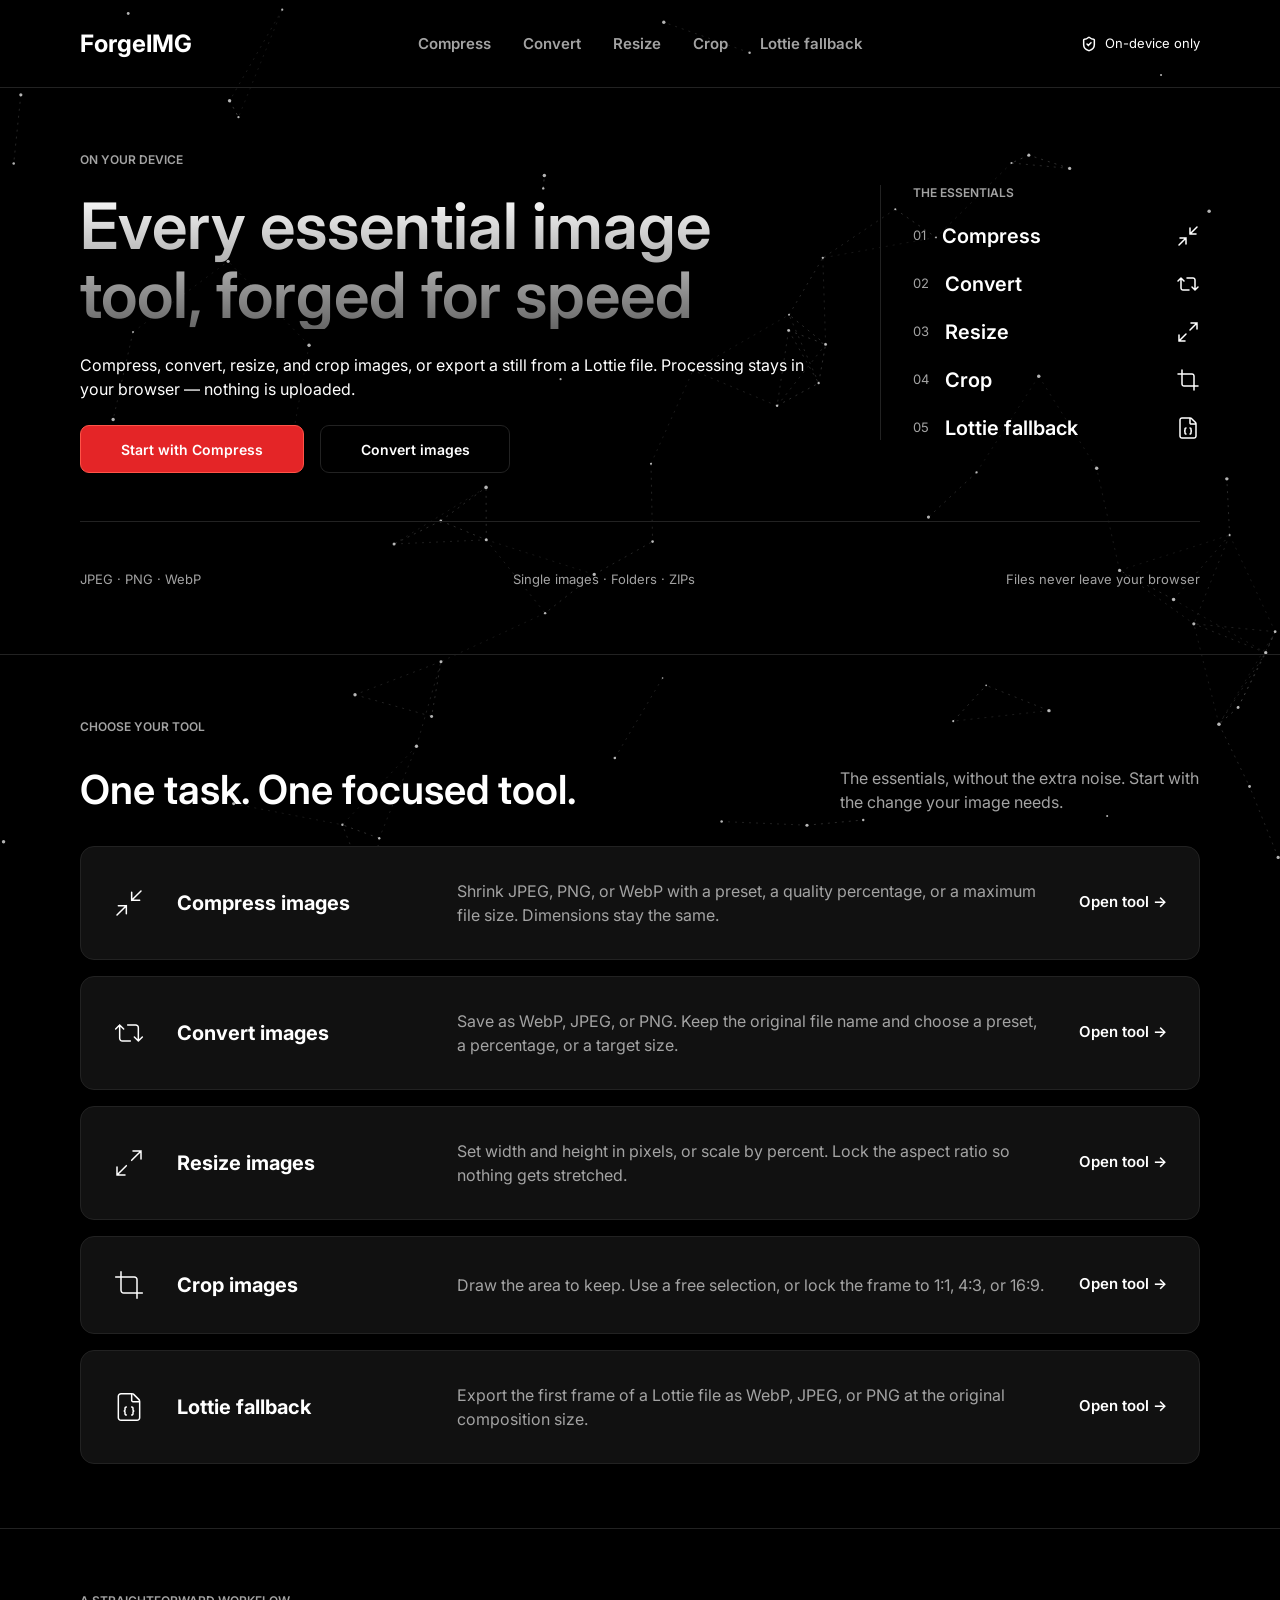
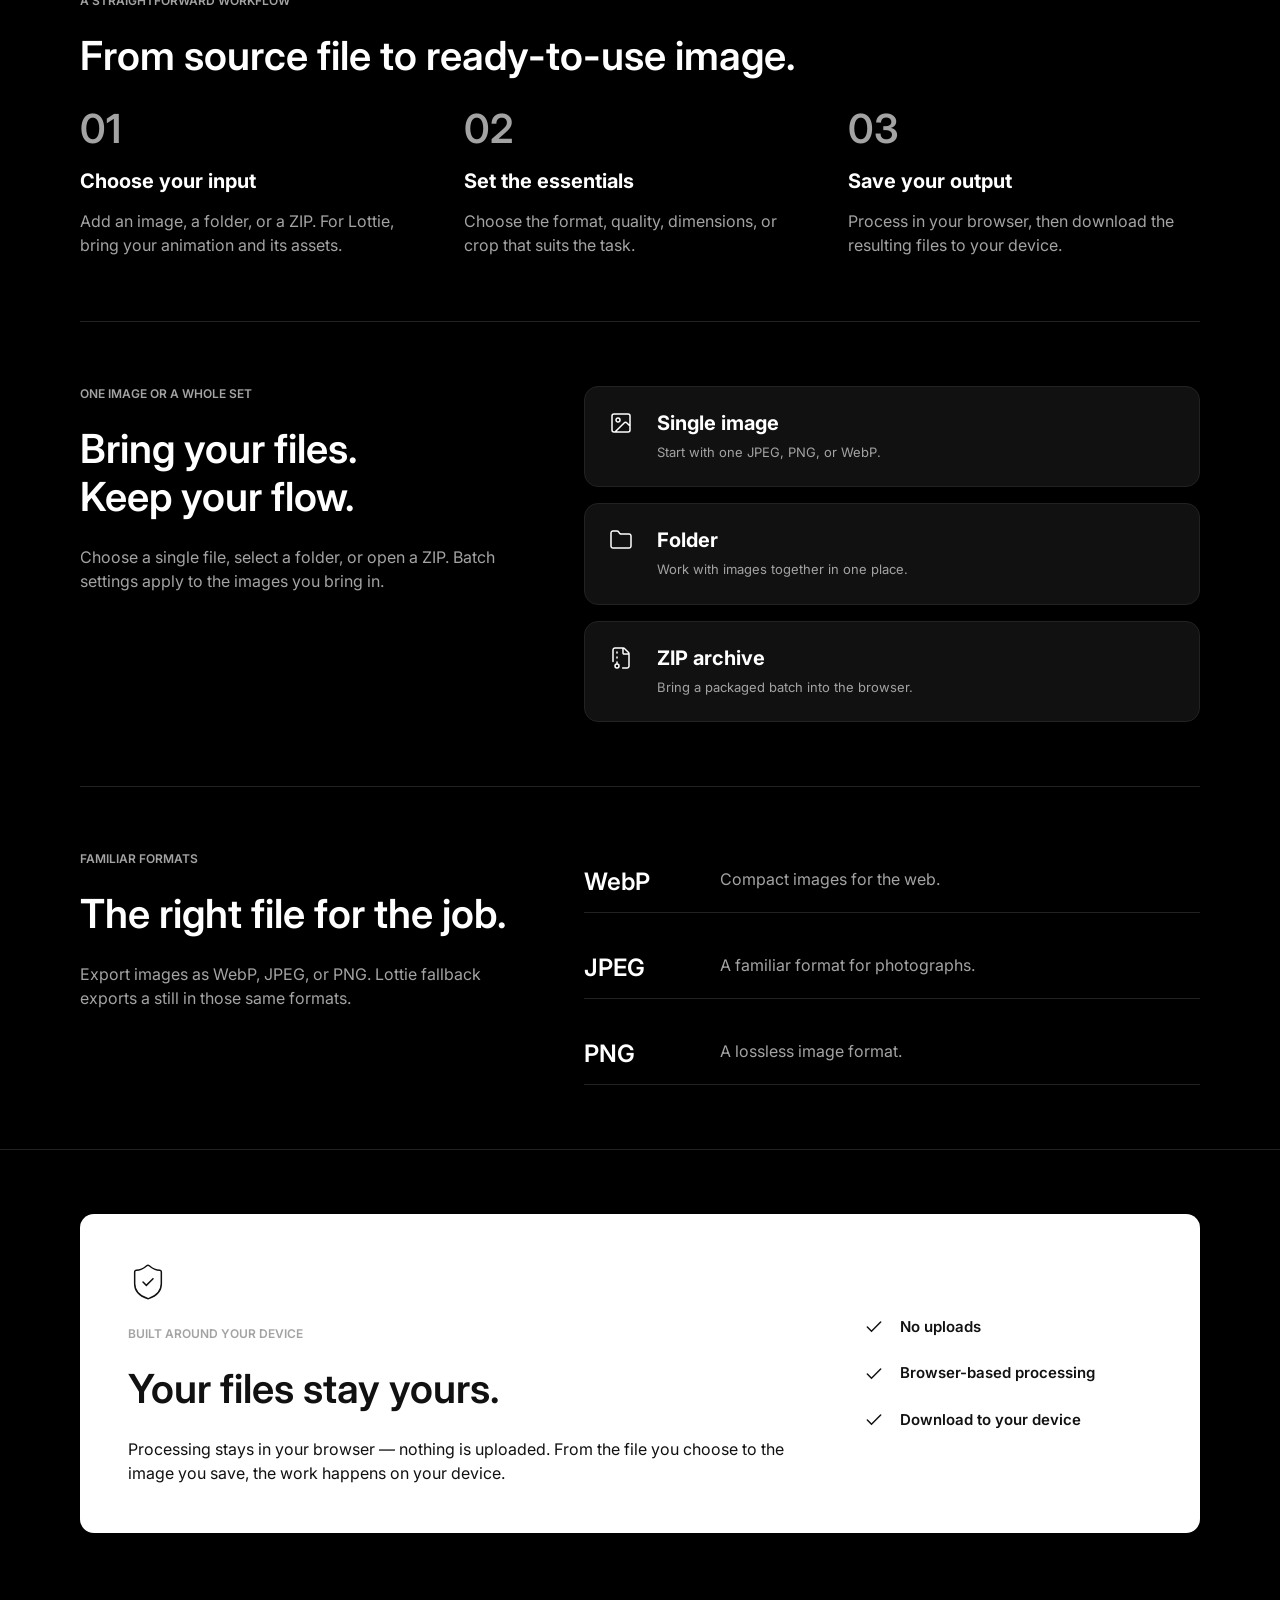
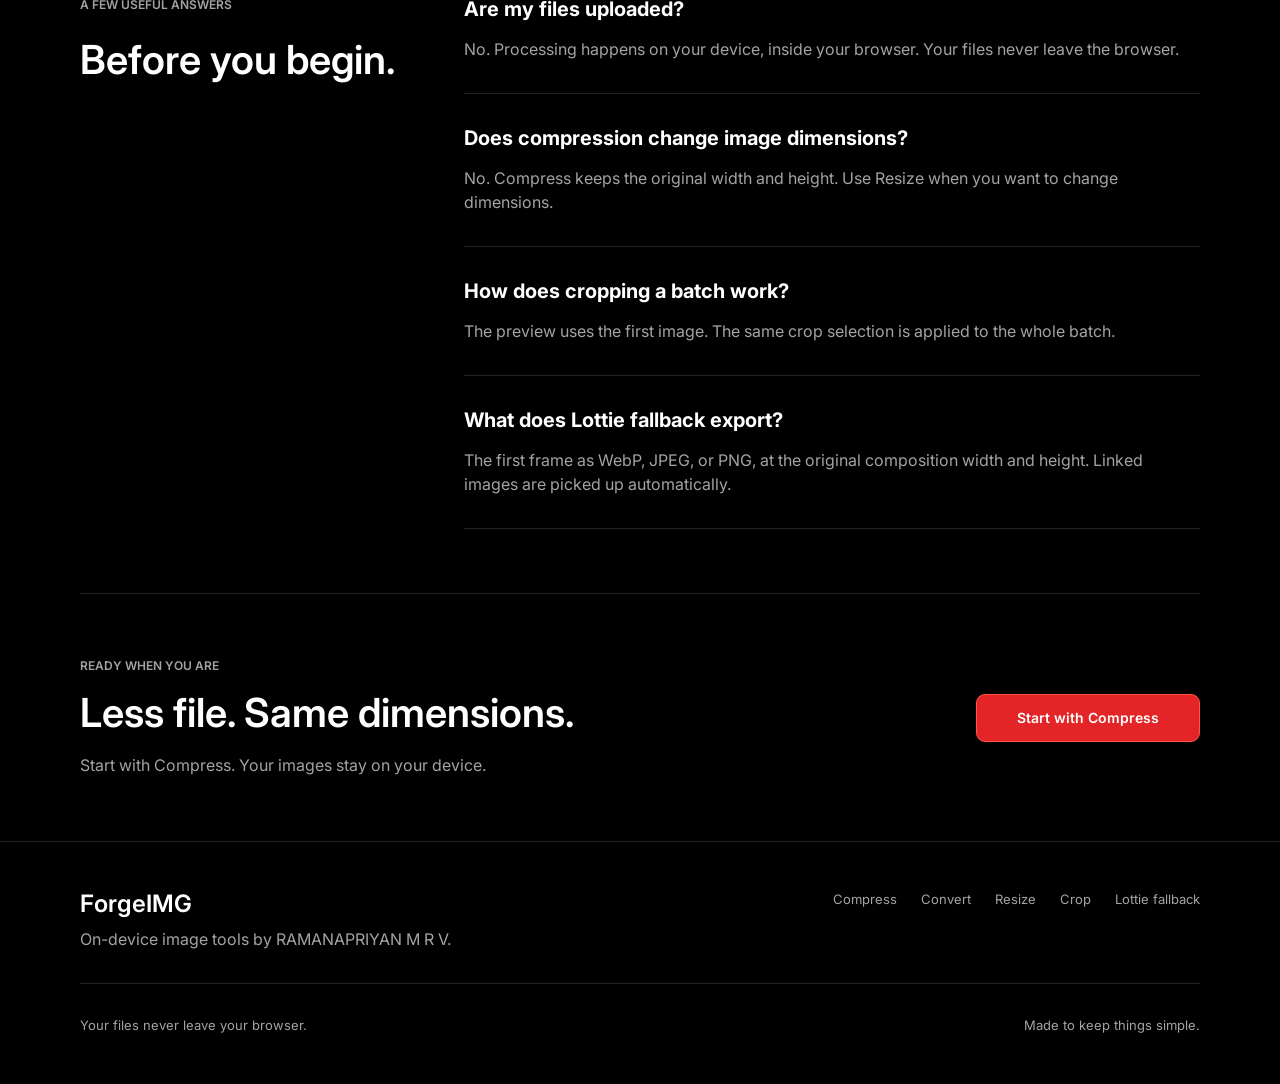
<file: index.html>
<!DOCTYPE html>
<html lang="en">
  <head>
    <meta charset="UTF-8" />
    <meta name="viewport" content="width=device-width, initial-scale=1" />
    <title>ForgeIMG — On-device image tools</title>
    <meta
      name="description"
      content="ForgeIMG: compress, convert formats, resize, crop, and Lottie fallbacks in your browser."
    />
    <link rel="preconnect" href="https://fonts.googleapis.com" />
    <link rel="preconnect" href="https://fonts.gstatic.com" crossorigin />
    <link rel="stylesheet" href="assets/css/tokens.css" />
    <link rel="stylesheet" href="assets/css/components.css" />
    <link rel="stylesheet" href="assets/css/site.css" />
  </head>
  <body data-tool="home">
    <div class="site-shell">
      <header class="site-header" id="site-header"></header>
      <main class="site-main">
        <section class="hero">
          <div class="hero-content">
            <div class="hero-intro">
              <p class="eyebrow">On your device</p>
              <h1 class="hero-title">Every essential image tool, forged for speed</h1>
              <p class="hero-lede">
                Compress, convert, resize, and crop images, or export a still from
                a Lottie file. Processing stays in your browser — nothing is uploaded.
              </p>
              <div class="hero-actions">
                <a class="btn btn-primary btn-wide" href="compress/">Start with Compress</a>
                <a class="btn btn-dark btn-md" href="convert/">Convert images</a>
              </div>
            </div>
            <nav class="tool-index" aria-label="The essentials">
              <p class="eyebrow">The essentials</p>
              <a class="index-entry" href="compress/">
                <span class="index-entry-num">01</span>
                <span class="index-entry-name">Compress</span>
                <img class="icon" src="assets/icons/minimize-2-24.svg" width="24" height="24" alt="" />
              </a>
              <a class="index-entry" href="convert/">
                <span class="index-entry-num">02</span>
                <span class="index-entry-name">Convert</span>
                <img class="icon" src="assets/icons/repeat-2-24.svg" width="24" height="24" alt="" />
              </a>
              <a class="index-entry" href="resize/">
                <span class="index-entry-num">03</span>
                <span class="index-entry-name">Resize</span>
                <img class="icon" src="assets/icons/maximize-2-24.svg" width="24" height="24" alt="" />
              </a>
              <a class="index-entry" href="crop/">
                <span class="index-entry-num">04</span>
                <span class="index-entry-name">Crop</span>
                <img class="icon" src="assets/icons/crop-24.svg" width="24" height="24" alt="" />
              </a>
              <a class="index-entry" href="lottie/">
                <span class="index-entry-num">05</span>
                <span class="index-entry-name">Lottie fallback</span>
                <img class="icon" src="assets/icons/file-json-24.svg" width="24" height="24" alt="" />
              </a>
            </nav>
          </div>
          <hr class="hairline" />
          <div class="hero-facts">
            <p>JPEG · PNG · WebP</p>
            <p>Single images · Folders · ZIPs</p>
            <p>Files never leave your browser</p>
          </div>
        </section>

        <section class="band" aria-labelledby="directory-title">
          <p class="eyebrow">Choose your tool</p>
          <div class="split-heading">
            <h2 class="display-40" id="directory-title">One task. One focused tool.</h2>
            <p class="body-muted">
              The essentials, without the extra noise. Start with the change your
              image needs.
            </p>
          </div>
          <div class="stack-16">
            <a class="tool-row" href="compress/">
              <img class="icon" src="assets/icons/minimize-2-32.svg" width="32" height="32" alt="" />
              <h3 class="title-20 tool-row-title">Compress images</h3>
              <p class="body-muted tool-row-desc">
                Shrink JPEG, PNG, or WebP with a preset, a quality percentage, or a
                maximum file size. Dimensions stay the same.
              </p>
              <span class="tool-row-cta">Open tool →</span>
            </a>
            <a class="tool-row" href="convert/">
              <img class="icon" src="assets/icons/repeat-2-32.svg" width="32" height="32" alt="" />
              <h3 class="title-20 tool-row-title">Convert images</h3>
              <p class="body-muted tool-row-desc">
                Save as WebP, JPEG, or PNG. Keep the original file name and choose
                a preset, a percentage, or a target size.
              </p>
              <span class="tool-row-cta">Open tool →</span>
            </a>
            <a class="tool-row" href="resize/">
              <img class="icon" src="assets/icons/maximize-2-32.svg" width="32" height="32" alt="" />
              <h3 class="title-20 tool-row-title">Resize images</h3>
              <p class="body-muted tool-row-desc">
                Set width and height in pixels, or scale by percent. Lock the
                aspect ratio so nothing gets stretched.
              </p>
              <span class="tool-row-cta">Open tool →</span>
            </a>
            <a class="tool-row" href="crop/">
              <img class="icon" src="assets/icons/crop-32.svg" width="32" height="32" alt="" />
              <h3 class="title-20 tool-row-title">Crop images</h3>
              <p class="body-muted tool-row-desc">
                Draw the area to keep. Use a free selection, or lock the frame to
                1:1, 4:3, or 16:9.
              </p>
              <span class="tool-row-cta">Open tool →</span>
            </a>
            <a class="tool-row" href="lottie/">
              <img class="icon" src="assets/icons/file-json-32.svg" width="32" height="32" alt="" />
              <h3 class="title-20 tool-row-title">Lottie fallback</h3>
              <p class="body-muted tool-row-desc">
                Export the first frame of a Lottie file as WebP, JPEG, or PNG at
                the original composition size.
              </p>
              <span class="tool-row-cta">Open tool →</span>
            </a>
          </div>
        </section>

        <section class="band band-gap-64" aria-labelledby="workflow-title">
          <div class="stack-24">
            <p class="eyebrow">A straightforward workflow</p>
            <h2 class="display-40" id="workflow-title">From source file to ready-to-use image.</h2>
            <div class="workflow-steps">
              <div class="workflow-step">
                <p class="workflow-num">01</p>
                <h3 class="title-20">Choose your input</h3>
                <p class="body-muted">
                  Add an image, a folder, or a ZIP. For Lottie, bring your
                  animation and its assets.
                </p>
              </div>
              <div class="workflow-step">
                <p class="workflow-num">02</p>
                <h3 class="title-20">Set the essentials</h3>
                <p class="body-muted">
                  Choose the format, quality, dimensions, or crop that suits the task.
                </p>
              </div>
              <div class="workflow-step">
                <p class="workflow-num">03</p>
                <h3 class="title-20">Save your output</h3>
                <p class="body-muted">
                  Process in your browser, then download the resulting files to
                  your device.
                </p>
              </div>
            </div>
          </div>

          <hr class="hairline" />

          <div class="split">
            <div class="split-aside">
              <p class="eyebrow">One image or a whole set</p>
              <h2 class="display-40">Bring your files.<br />Keep your flow.</h2>
              <p class="body-muted">
                Choose a single file, select a folder, or open a ZIP. Batch
                settings apply to the images you bring in.
              </p>
            </div>
            <div class="split-main">
              <div class="input-card">
                <img class="icon" src="assets/icons/image-24.svg" width="24" height="24" alt="" />
                <div class="input-card-copy">
                  <h3 class="title-20">Single image</h3>
                  <p>Start with one JPEG, PNG, or WebP.</p>
                </div>
              </div>
              <div class="input-card">
                <img class="icon" src="assets/icons/folder-24.svg" width="24" height="24" alt="" />
                <div class="input-card-copy">
                  <h3 class="title-20">Folder</h3>
                  <p>Work with images together in one place.</p>
                </div>
              </div>
              <div class="input-card">
                <img class="icon" src="assets/icons/file-archive-24.svg" width="24" height="24" alt="" />
                <div class="input-card-copy">
                  <h3 class="title-20">ZIP archive</h3>
                  <p>Bring a packaged batch into the browser.</p>
                </div>
              </div>
            </div>
          </div>

          <hr class="hairline" />

          <div class="split">
            <div class="split-aside">
              <p class="eyebrow">Familiar formats</p>
              <h2 class="display-40">The right file for the job.</h2>
              <p class="body-muted">
                Export images as WebP, JPEG, or PNG. Lottie fallback exports a
                still in those same formats.
              </p>
            </div>
            <div class="split-main is-loose">
              <div class="format-row">
                <p class="format-name">WebP</p>
                <p class="body-muted">Compact images for the web.</p>
              </div>
              <div class="format-row">
                <p class="format-name">JPEG</p>
                <p class="body-muted">A familiar format for photographs.</p>
              </div>
              <div class="format-row">
                <p class="format-name">PNG</p>
                <p class="body-muted">A lossless image format.</p>
              </div>
            </div>
          </div>
        </section>

        <section class="band band-gap-64" aria-label="Privacy and next steps">
          <div class="privacy-promise">
            <div class="privacy-promise-copy">
              <img class="icon" src="assets/icons/shield-check-40-dark.svg" width="40" height="40" alt="" />
              <p class="eyebrow">Built around your device</p>
              <h2 class="display-40">Your files stay yours.</h2>
              <p>
                Processing stays in your browser — nothing is uploaded. From the
                file you choose to the image you save, the work happens on your device.
              </p>
            </div>
            <ul class="privacy-facts">
              <li>
                <img class="icon" src="assets/icons/check-20-dark.svg" width="20" height="20" alt="" />
                No uploads
              </li>
              <li>
                <img class="icon" src="assets/icons/check-20-dark.svg" width="20" height="20" alt="" />
                Browser-based processing
              </li>
              <li>
                <img class="icon" src="assets/icons/check-20-dark.svg" width="20" height="20" alt="" />
                Download to your device
              </li>
            </ul>
          </div>

          <div class="split">
            <div class="split-aside is-narrow">
              <p class="eyebrow">A few useful answers</p>
              <h2 class="display-40">Before you begin.</h2>
            </div>
            <div class="split-main is-faq">
              <div class="faq-item">
                <h3 class="title-20">Are my files uploaded?</h3>
                <p class="body-muted">
                  No. Processing happens on your device, inside your browser. Your
                  files never leave the browser.
                </p>
              </div>
              <div class="faq-item">
                <h3 class="title-20">Does compression change image dimensions?</h3>
                <p class="body-muted">
                  No. Compress keeps the original width and height. Use Resize when
                  you want to change dimensions.
                </p>
              </div>
              <div class="faq-item">
                <h3 class="title-20">How does cropping a batch work?</h3>
                <p class="body-muted">
                  The preview uses the first image. The same crop selection is
                  applied to the whole batch.
                </p>
              </div>
              <div class="faq-item">
                <h3 class="title-20">What does Lottie fallback export?</h3>
                <p class="body-muted">
                  The first frame as WebP, JPEG, or PNG, at the original composition
                  width and height. Linked images are picked up automatically.
                </p>
              </div>
            </div>
          </div>

          <hr class="hairline" />

          <div class="closing">
            <div class="closing-copy">
              <p class="eyebrow">Ready when you are</p>
              <h2 class="display-40">Less file. Same dimensions.</h2>
              <p class="body-muted">Start with Compress. Your images stay on your device.</p>
            </div>
            <a class="btn btn-primary btn-wide" href="compress/">Start with Compress</a>
          </div>
        </section>
      </main>
      <footer class="site-footer" id="site-footer"></footer>
    </div>
    <script src="assets/js/chrome.js"></script>
    <script src="assets/js/network.js"></script>
  </body>
</html>
</file>
<file: assets/css/tokens.css>
@import url("https://fonts.googleapis.com/css2?family=Inter:wght@400;500;600;700&display=swap");

:root {
  /* Primitives — black */
  --black: #000000;
  --black-hover: #1a1a1a;
  --near-black: #111111;
  --hairline: #222222;

  /* Primitives — white and grays */
  --white: #ffffff;
  --white-hover: #e9e9e9;
  --off-white: #f5f5f5;
  --gray-400: #a3a3a3;
  --gray-500: #666666;

  /* Primitives — red (emphasis only: actions, active state, selection) */
  --red: #e42527;
  --red-hover: #c3191b;
  --red-border: #ff5448;
  --red-bright: #fb4446;

  /* Roles — surfaces */
  --bg-deep: var(--black);
  --surface-dark: var(--near-black);
  --surface: var(--white);
  --surface-muted: var(--off-white);
  --line-on-dark: var(--hairline);
  --line-strong: var(--gray-400);

  /* Roles — text */
  --ink: var(--near-black);
  --ink-subtle: var(--gray-500);
  --ink-disabled: var(--gray-400);
  --ink-on-dark: var(--white);
  --ink-dark-muted: var(--gray-400);

  /* Roles — emphasis */
  --accent: var(--red);
  --accent-hover: var(--red-hover);
  --accent-border: var(--red-border);
  --active: var(--red-bright);
  --selection: var(--red-bright);
  --gradient-text: linear-gradient(180deg, var(--white) 0%, var(--gray-500) 100%);
  --ok: #0f8a5f;
  --ok-bg: #e8f7f1;
  --danger: var(--red-hover);
  --danger-bg: #fdecea;

  /* Type */
  --font-ui: "Inter", -apple-system, BlinkMacSystemFont, "Segoe UI", Arial, sans-serif;
  --font-display: var(--font-ui);
  --fs-12: 12px;
  --fs-13: 13px;
  --fs-14: 14px;
  --fs-15: 15px;
  --fs-16: 16px;
  --fs-20: 20px;
  --fs-24: 24px;
  --fs-40: 40px;
  --fs-48: 48px;
  --fs-64: 64px;
  --lh-tight: 1.08;
  --lh-heading: 1.2;
  --lh-body: 1.5;

  /* Space (Figma 8px grid) */
  --space-1: 4px;
  --space-2: 8px;
  --space-3: 16px;
  --space-4: 24px;
  --space-5: 32px;
  --space-6: 48px;
  --space-7: 64px;

  /* Shape and sizing */
  --radius: 14px;
  --radius-sm: 9px;
  --control-h: 48px;
  --panel-pad: 32px;
  --rail-w: 304px;
  --header-h: 88px;
  --max: 1120px;
  --gutter: 160px;
  --shell: min(var(--max), calc(100% - 2 * var(--space-4)));

  /* Motion */
  --ease: cubic-bezier(0.22, 1, 0.36, 1);
  --dur-fast: 0.15s;
  --dur-base: 0.3s;
  --dur-rise: 0.65s;

  /* Network background (read by assets/js/network.js) */
  --net-dot: rgba(255, 255, 255, 0.7);
  --net-line: 255, 255, 255;
  --net-line-alpha: 0.16;
  --net-cursor-alpha: 0.4;
  --net-density: 16000;
  --net-distance: 120;
}
</file>
<file: assets/css/components.css>
/* ==========================================================================
   Base
   ========================================================================== */

*,
*::before,
*::after {
  box-sizing: border-box;
}

/* .btn { display:inline-flex } must not override native hidden */
[hidden] {
  display: none !important;
}

html {
  scroll-behavior: smooth;
}

body {
  margin: 0;
  min-height: 100vh;
  font-family: var(--font-ui);
  font-size: var(--fs-16);
  line-height: var(--lh-body);
  color: var(--ink-on-dark);
  background: var(--bg-deep);
  -webkit-font-smoothing: antialiased;
}

h1,
h2,
h3,
p {
  margin: 0;
}

::selection {
  background: var(--selection);
  color: var(--white);
}

a {
  color: inherit;
  text-decoration: none;
  transition: color var(--dur-fast) ease;
}

:focus-visible {
  outline: 2px solid var(--white);
  outline-offset: 2px;
}

.panel :focus-visible,
.privacy-promise :focus-visible {
  outline-color: var(--ink);
}

.sr-only {
  position: absolute;
  width: 1px;
  height: 1px;
  margin: -1px;
  padding: 0;
  overflow: hidden;
  clip: rect(0 0 0 0);
  white-space: nowrap;
  border: 0;
}

.icon {
  display: block;
  flex-shrink: 0;
}

/* ==========================================================================
   Network background + cursor
   ========================================================================== */

.ai-hero-section {
  position: fixed;
  inset: 0;
  z-index: 0;
  overflow: hidden;
  pointer-events: none;
  opacity: 0;
  transition: opacity 1.2s ease;
}

.ai-hero-section.is-ready {
  opacity: 1;
}

.ai-hero-network {
  display: block;
  width: 100%;
  height: 100%;
}

.cursor-hidden,
.cursor-hidden * {
  cursor: none !important;
}

.cursor-dot,
.cursor-ring {
  position: fixed;
  top: 0;
  left: 0;
  z-index: 100;
  pointer-events: none;
  opacity: 0;
  transition: opacity var(--dur-fast) ease;
}

.cursor-dot.is-visible,
.cursor-ring.is-visible {
  opacity: 1;
}

.cursor-dot::before,
.cursor-ring::before {
  content: "";
  position: absolute;
  border-radius: 50%;
  transform: translate(-50%, -50%);
}

.cursor-dot::before {
  width: 5px;
  height: 5px;
  background: var(--white);
}

.cursor-ring::before {
  width: 28px;
  height: 28px;
  border: 1px solid rgba(255, 255, 255, 0.7);
  transition: width 0.2s ease, height 0.2s ease, border-color 0.2s ease, background 0.2s ease;
}

.cursor-ring.is-hovering::before {
  width: 44px;
  height: 44px;
  border-color: var(--white);
  background: rgba(255, 255, 255, 0.06);
}

.cursor-ring.is-pressed::before {
  width: 20px;
  height: 20px;
}

/* ==========================================================================
   Type helpers
   ========================================================================== */

.eyebrow {
  font-size: var(--fs-12);
  font-weight: 600;
  line-height: normal;
  text-transform: uppercase;
  color: var(--ink-dark-muted);
}

.display-40 {
  font-size: var(--fs-40);
  font-weight: 600;
  line-height: var(--lh-heading);
  color: var(--ink-on-dark);
}

.title-20 {
  font-size: var(--fs-20);
  font-weight: 700;
  line-height: var(--lh-heading);
}

.body-muted {
  font-size: var(--fs-16);
  line-height: var(--lh-body);
  color: var(--ink-dark-muted);
}

.hairline {
  height: 1px;
  width: 100%;
  background: var(--line-on-dark);
  border: 0;
  margin: 0;
}

/* ==========================================================================
   Buttons
   ========================================================================== */

.btn {
  display: inline-flex;
  align-items: center;
  justify-content: center;
  gap: var(--space-2);
  height: var(--control-h);
  padding: 0 20px;
  border: 1px solid transparent;
  border-radius: var(--radius-sm);
  font: inherit;
  font-size: var(--fs-14);
  font-weight: 600;
  line-height: normal;
  white-space: nowrap;
  cursor: pointer;
  text-decoration: none;
  transition: background var(--dur-fast) ease, border-color var(--dur-fast) ease,
    color var(--dur-fast) ease;
}

.btn-wide {
  min-width: 224px;
}

.btn-md {
  min-width: 190px;
}

.btn-primary {
  background: var(--accent);
  border-color: var(--accent-border);
  color: var(--white);
}

.btn-primary:hover:not(:disabled) {
  background: var(--accent-hover);
  border-color: var(--accent-hover);
  color: var(--white);
}

.btn-secondary {
  background: var(--surface);
  border-color: var(--line-strong);
  color: var(--ink);
}

.btn-secondary:hover:not(:disabled) {
  background: var(--white-hover);
  color: var(--ink);
}

.btn-dark {
  background: var(--black);
  border-color: var(--line-on-dark);
  color: var(--white);
}

.btn-dark:hover:not(:disabled) {
  background: var(--black-hover);
  border-color: var(--gray-500);
  color: var(--white);
}

.btn:disabled,
.btn[aria-disabled="true"] {
  background: var(--surface-muted);
  border-color: var(--line-strong);
  color: var(--ink-disabled);
  cursor: not-allowed;
}

.btn-tiny {
  height: 36px;
  padding: 0 14px;
  font-size: var(--fs-13);
}

.btn-text {
  border: 0;
  background: transparent;
  padding: 0;
  font: inherit;
  font-size: var(--fs-13);
  font-weight: 600;
  color: var(--ink-subtle);
  cursor: pointer;
  text-decoration: underline;
  text-underline-offset: 2px;
}

.btn-text:hover {
  color: var(--accent);
}

/* ==========================================================================
   Panels (white working surfaces)
   ========================================================================== */

.panel {
  display: flex;
  flex-direction: column;
  gap: var(--space-4);
  padding: var(--panel-pad);
  border-radius: var(--radius);
  background: var(--surface);
  color: var(--ink);
}

.panel-title {
  font-size: var(--fs-20);
  font-weight: 700;
  line-height: var(--lh-heading);
  color: var(--ink);
}

.panel-rule {
  height: 1px;
  width: 100%;
  background: var(--surface-muted);
}

.panel-copy {
  font-size: var(--fs-13);
  line-height: var(--lh-body);
  color: var(--ink);
}

/* ==========================================================================
   Dropzone
   ========================================================================== */

.dropzone {
  display: flex;
  flex-direction: column;
  align-items: center;
  gap: var(--space-3);
  padding: var(--space-5);
  border: 1px dashed var(--line-strong);
  border-radius: var(--radius-sm);
  background: var(--surface-muted);
  text-align: center;
  cursor: pointer;
  transition: border-color var(--dur-fast) ease, background var(--dur-fast) ease,
    box-shadow var(--dur-fast) ease;
}

.dropzone:hover,
.dropzone.is-dragover {
  border-color: var(--ink);
}

.dropzone.is-dragover {
  box-shadow: 0 0 0 4px rgba(17, 17, 17, 0.08);
}

.dropzone.is-busy {
  pointer-events: none;
  opacity: 0.72;
}

.dropzone.has-files {
  border-style: solid;
  border-color: #8fd0b4;
  background: var(--ok-bg);
}

.dropzone-inner {
  display: contents;
}

.dropzone-title {
  font-size: var(--fs-20);
  font-weight: 600;
  line-height: normal;
  color: var(--ink);
}

.dropzone-hint {
  font-size: var(--fs-13);
  line-height: var(--lh-body);
  color: var(--ink-subtle);
}

.dropzone-actions {
  display: flex;
  flex-wrap: wrap;
  justify-content: center;
  gap: var(--space-2);
}

.file-count {
  font-size: var(--fs-13);
  font-weight: 600;
  color: var(--ok);
}

.input-status {
  display: flex;
  align-items: center;
  justify-content: space-between;
  gap: var(--space-3);
  font-size: var(--fs-13);
  color: var(--ink-subtle);
}

.assurance {
  display: inline-flex;
  align-items: center;
  gap: var(--space-2);
  white-space: nowrap;
}

.file-list {
  list-style: none;
  margin: 0;
  padding: 0;
  max-height: 200px;
  overflow: auto;
  border-radius: var(--radius-sm);
  background: var(--surface-muted);
}

.file-list li {
  display: grid;
  grid-template-columns: minmax(0, 1fr) auto;
  grid-template-areas:
    "name remove"
    "meta remove";
  gap: 2px var(--space-3);
  align-items: center;
  padding: 12px var(--space-3);
  border-bottom: 1px solid var(--surface);
}

.file-list li:last-child {
  border-bottom: 0;
}

.file-list-name {
  grid-area: name;
  font-size: var(--fs-14);
  font-weight: 600;
  overflow: hidden;
  text-overflow: ellipsis;
  white-space: nowrap;
}

.file-list-meta {
  grid-area: meta;
  font-size: var(--fs-12);
  color: var(--ink-subtle);
}

.file-remove {
  grid-area: remove;
  border: 0;
  background: transparent;
  padding: 4px 0;
  font: inherit;
  font-size: var(--fs-13);
  font-weight: 600;
  color: var(--ink-subtle);
  cursor: pointer;
}

.file-remove:hover {
  color: var(--danger);
}

.tool-error {
  padding: 12px var(--space-3);
  border-radius: var(--radius-sm);
  background: var(--danger-bg);
  color: var(--danger);
  font-size: var(--fs-13);
  font-weight: 600;
}

.work-status {
  font-size: var(--fs-13);
  font-weight: 600;
  color: var(--ink);
}

/* ==========================================================================
   Fields and choices
   ========================================================================== */

.settings-stack {
  display: flex;
  flex-direction: column;
  gap: var(--space-4);
}

.field {
  display: flex;
  flex-direction: column;
  gap: var(--space-2);
}

.field-row,
.form-row {
  display: grid;
  grid-template-columns: 1fr 1fr;
  gap: var(--space-3);
}

.field-label {
  display: block;
  font-size: var(--fs-15);
  font-weight: 600;
  line-height: normal;
  color: var(--ink);
}

.field-label strong {
  font-weight: 700;
}

.field-help {
  font-size: var(--fs-13);
  line-height: var(--lh-body);
  color: var(--ink);
}

.segmented {
  display: flex;
  gap: var(--space-2);
}

.mode-tab {
  flex: 1 0 0;
  min-width: 0;
  height: var(--control-h);
  border: 0;
  border-radius: var(--radius-sm);
  background: var(--surface-muted);
  color: var(--ink);
  font: inherit;
  font-size: var(--fs-15);
  font-weight: 600;
  cursor: pointer;
  transition: background var(--dur-fast) ease, color var(--dur-fast) ease;
}

.mode-tab:hover:not(.is-active) {
  background: var(--white-hover);
}

.mode-tab.is-active {
  background: var(--active);
  color: var(--white);
}

.mode-panel {
  display: none;
  flex-direction: column;
  gap: var(--space-3);
}

.mode-panel.is-active {
  display: flex;
}

.preset-row {
  display: grid;
  grid-template-columns: repeat(3, 1fr);
  gap: var(--space-2);
}

.chip {
  display: flex;
  align-items: center;
  justify-content: space-between;
  gap: var(--space-2);
  height: var(--control-h);
  padding: 0 var(--space-3);
  border: 1px solid transparent;
  border-radius: var(--radius-sm);
  background: var(--surface-muted);
  cursor: pointer;
  transition: border-color var(--dur-fast) ease, background var(--dur-fast) ease;
}

.chip:has(input:checked) {
  border-color: var(--ink);
  background: var(--surface);
}

.chip input {
  position: absolute;
  opacity: 0;
  pointer-events: none;
}

.chip:has(input:focus-visible) {
  outline: 2px solid var(--ink);
  outline-offset: 2px;
}

.chip span {
  font-size: var(--fs-15);
  font-weight: 600;
  color: var(--ink);
}

.chip small {
  font-size: var(--fs-13);
  color: var(--ink-disabled);
  font-variant-numeric: tabular-nums;
}

input[type="range"] {
  width: 100%;
  height: var(--control-h);
  margin: 0;
  accent-color: var(--accent);
}

input[type="number"],
input[type="text"],
select {
  width: 100%;
  height: var(--control-h);
  padding: 0 var(--space-3);
  border: 1px solid transparent;
  border-radius: var(--radius-sm);
  background: var(--surface-muted);
  color: var(--ink);
  font: inherit;
  font-size: var(--fs-15);
  appearance: textfield;
}

input:disabled {
  color: var(--ink-disabled);
}

input:focus,
select:focus {
  outline: none;
  border-color: var(--ink);
}

.check-inline {
  display: inline-flex;
  align-items: center;
  gap: var(--space-2);
  font-size: var(--fs-15);
  font-weight: 600;
  color: var(--ink);
  cursor: pointer;
}

.check-inline input {
  width: 18px;
  height: 18px;
  margin: 0;
  accent-color: var(--accent);
}

.settings-note {
  font-size: var(--fs-13);
  line-height: var(--lh-body);
  color: var(--ink-subtle);
}

/* ==========================================================================
   Processing + output
   ========================================================================== */

.action-row {
  display: flex;
  align-items: center;
  gap: var(--space-3);
}

.action-row .panel-copy {
  flex: 1 0 0;
  min-width: 0;
}

.process-hint[data-when="ready"],
.tool-workspace:has(.dropzone.has-files) .process-hint[data-when="empty"],
.tool-workspace:has(#workStatus:not([hidden])) .process-hint {
  display: none;
}

.tool-workspace:has(.dropzone.has-files) .process-hint[data-when="ready"] {
  display: block;
}

.output-row {
  display: flex;
  align-items: center;
  gap: var(--space-3);
}

.output-row #downloadAllBtn {
  margin-left: auto;
}

.output-empty {
  flex: 1 0 0;
  min-width: 0;
  display: flex;
  align-items: center;
  gap: var(--space-3);
}

.output-guidance {
  flex: 1 0 0;
  min-width: 0;
  display: flex;
  flex-direction: column;
  gap: var(--space-2);
}

.output-guidance .title-20 {
  color: var(--ink);
}

.results-content {
  display: flex;
  flex-direction: column;
  gap: var(--space-3);
}

.results-summary {
  font-size: var(--fs-13);
  line-height: var(--lh-body);
  color: var(--ink-subtle);
}

.result-list {
  list-style: none;
  margin: 0;
  padding: 0;
  display: flex;
  flex-direction: column;
  gap: var(--space-2);
}

.result-card {
  display: flex;
  align-items: center;
  justify-content: space-between;
  gap: var(--space-3);
  padding: 12px var(--space-3);
  border-radius: var(--radius-sm);
  background: var(--surface-muted);
}

.result-copy {
  min-width: 0;
}

.result-name {
  font-size: var(--fs-14);
  font-weight: 700;
  overflow: hidden;
  text-overflow: ellipsis;
  white-space: nowrap;
}

.result-meta,
.result-sizes {
  margin-top: 2px;
  font-size: var(--fs-12);
  color: var(--ink-subtle);
}

.result-sizes {
  display: flex;
  flex-wrap: wrap;
  gap: 4px 12px;
}

.saved-pos {
  color: var(--ok);
  font-weight: 600;
}

.saved-neg,
.status-err {
  color: var(--danger);
  font-weight: 600;
}

/* ==========================================================================
   Crop preview
   ========================================================================== */

.crop-stage {
  position: relative;
  display: grid;
  border-radius: var(--radius-sm);
  background: var(--surface-muted);
  overflow: hidden;
  min-height: 240px;
}

.crop-canvas-wrap {
  display: grid;
  place-items: center;
  overflow: auto;
}

.crop-canvas-wrap canvas {
  display: block;
  max-width: 100%;
  cursor: crosshair;
}

.crop-placeholder {
  position: absolute;
  inset: 0;
  display: none;
  flex-direction: column;
  align-items: center;
  justify-content: center;
  gap: var(--space-2);
  background: var(--surface-muted);
  text-align: center;
  pointer-events: none;
}

body:not(:has(.dropzone.has-files)) .crop-placeholder {
  display: flex;
}

.crop-placeholder .icon {
  margin-bottom: var(--space-2);
}

.crop-placeholder-title {
  font-size: var(--fs-15);
  color: var(--ink-subtle);
}

.crop-placeholder-note {
  font-size: var(--fs-13);
  color: var(--ink-subtle);
}

/* ==========================================================================
   Workspace rail (dark)
   ========================================================================== */

.rail {
  display: flex;
  flex-direction: column;
  gap: var(--space-5);
  width: var(--rail-w);
  flex-shrink: 0;
}

.rail-card {
  display: flex;
  flex-direction: column;
  gap: var(--space-5);
  padding: var(--space-4);
  border: 1px solid var(--line-on-dark);
  border-radius: var(--radius);
  background: var(--surface-dark);
}

.rail-steps {
  display: flex;
  flex-direction: column;
  gap: var(--space-5);
}

.rail-step {
  display: flex;
  align-items: flex-start;
  gap: var(--space-3);
  width: 100%;
  padding: 0;
  border: 0;
  background: transparent;
  color: inherit;
  font: inherit;
  text-align: left;
  cursor: pointer;
}

.rail-marker {
  display: grid;
  place-items: center;
  width: 32px;
  height: 32px;
  flex-shrink: 0;
  border: 1px solid var(--line-on-dark);
  border-radius: var(--radius-sm);
  font-size: var(--fs-15);
  font-weight: 600;
  color: var(--ink-dark-muted);
  transition: border-color var(--dur-base) ease, color var(--dur-base) ease,
    background var(--dur-base) ease;
}

.rail-step.is-active .rail-marker {
  border-color: var(--active);
  color: var(--active);
}

.rail-step.is-done .rail-marker {
  border-color: var(--white);
  color: var(--white);
}

.rail-step-copy {
  display: flex;
  flex-direction: column;
  gap: var(--space-2);
  min-width: 0;
}

.rail-step-title {
  font-size: var(--fs-15);
  font-weight: 700;
  line-height: normal;
  color: var(--white);
}

.rail-step-text {
  font-size: var(--fs-13);
  line-height: var(--lh-body);
  color: var(--ink-dark-muted);
}

.rail-status {
  display: flex;
  flex-direction: column;
  gap: var(--space-2);
}

.rail-status-value {
  font-size: var(--fs-16);
  line-height: var(--lh-body);
  color: var(--white);
}

.privacy-card {
  display: flex;
  flex-direction: column;
  gap: var(--space-3);
  padding: var(--space-4);
  border: 1px solid var(--line-on-dark);
  border-radius: var(--radius);
}

.privacy-card .title-20 {
  color: var(--white);
}

.privacy-card p:last-child {
  font-size: var(--fs-13);
  line-height: var(--lh-body);
  color: var(--ink-dark-muted);
}

/* ==========================================================================
   Home components
   ========================================================================== */

.index-entry {
  display: flex;
  align-items: center;
  gap: var(--space-3);
  color: var(--white);
}

.index-entry-num {
  font-size: var(--fs-13);
  color: var(--ink-dark-muted);
}

.index-entry-name {
  flex: 1 0 0;
  min-width: 0;
  font-size: var(--fs-20);
  font-weight: 600;
  line-height: normal;
  transition: color var(--dur-fast) ease;
}

.index-entry:hover .index-entry-name {
  color: var(--accent);
}

.tool-row {
  display: flex;
  align-items: center;
  gap: var(--space-5);
  padding: var(--space-5);
  border: 1px solid var(--line-on-dark);
  border-radius: var(--radius);
  background: var(--surface-dark);
  transition: border-color var(--dur-fast) ease, transform var(--dur-base) var(--ease);
}

.tool-row:hover {
  border-color: var(--gray-500);
  transform: translateY(-2px);
}

.tool-row-title {
  width: 248px;
  flex-shrink: 0;
  color: var(--white);
}

.tool-row-desc {
  flex: 1 0 0;
  min-width: 0;
}

.tool-row-cta {
  font-size: var(--fs-15);
  font-weight: 600;
  white-space: nowrap;
  color: var(--white);
  transition: color var(--dur-fast) ease;
}

.tool-row:hover .tool-row-cta {
  color: var(--accent);
}

.workflow-step {
  flex: 1 0 0;
  min-width: 0;
  display: flex;
  flex-direction: column;
  gap: var(--space-3);
  padding-right: var(--space-4);
}

.workflow-num {
  font-size: var(--fs-40);
  font-weight: 600;
  line-height: normal;
  color: var(--ink-dark-muted);
}

.workflow-step .title-20 {
  color: var(--white);
}

.input-card {
  display: flex;
  align-items: flex-start;
  gap: var(--space-4);
  padding: var(--space-4);
  border: 1px solid var(--line-on-dark);
  border-radius: var(--radius);
  background: var(--surface-dark);
}

.input-card-copy {
  display: flex;
  flex-direction: column;
  gap: var(--space-2);
}

.input-card-copy .title-20 {
  color: var(--white);
}

.input-card-copy p:last-child {
  font-size: var(--fs-13);
  line-height: var(--lh-body);
  color: var(--ink-dark-muted);
}

.format-row {
  display: flex;
  align-items: flex-start;
  gap: var(--space-5);
  padding: var(--space-3) 0;
  border-bottom: 1px solid var(--line-on-dark);
}

.format-name {
  width: 104px;
  flex-shrink: 0;
  font-size: var(--fs-24);
  font-weight: 600;
  line-height: normal;
  color: var(--white);
}

.privacy-promise {
  display: flex;
  align-items: center;
  gap: var(--space-7);
  padding: var(--space-6);
  border-radius: var(--radius);
  background: var(--surface);
  color: var(--ink);
}

.privacy-promise-copy {
  flex: 1 0 0;
  min-width: 0;
  display: flex;
  flex-direction: column;
  gap: var(--space-4);
}

.privacy-promise .display-40 {
  color: var(--ink);
}

.privacy-promise-copy p:last-child {
  font-size: var(--fs-16);
  line-height: var(--lh-body);
}

.privacy-facts {
  width: 288px;
  flex-shrink: 0;
  display: flex;
  flex-direction: column;
  gap: var(--space-4);
  margin: 0;
  padding: 0;
  list-style: none;
}

.privacy-facts li {
  display: flex;
  align-items: center;
  gap: var(--space-3);
  font-size: var(--fs-15);
  font-weight: 600;
}

.faq-item {
  display: flex;
  flex-direction: column;
  gap: var(--space-3);
  padding-bottom: var(--space-5);
  border-bottom: 1px solid var(--line-on-dark);
}

.faq-item .title-20 {
  color: var(--white);
}

/* ==========================================================================
   Motion
   ========================================================================== */

@keyframes rise {
  from {
    opacity: 0;
    transform: translateY(14px);
  }
  to {
    opacity: 1;
    transform: translateY(0);
  }
}

.rise {
  animation: rise var(--dur-rise) var(--ease) both;
}

@media (prefers-reduced-motion: reduce) {
  *,
  *::before,
  *::after {
    animation: none !important;
    transition: none !important;
  }

  html {
    scroll-behavior: auto;
  }
}
</file>
<file: assets/css/site.css>
/* ==========================================================================
   Shell — full-bleed bands with 1120px content
   ========================================================================== */

:root {
  --inline: max(var(--space-4), calc((100% - var(--max)) / 2));
}

.site-shell {
  position: relative;
  z-index: 1;
  min-height: 100vh;
  display: flex;
  flex-direction: column;
}

.site-main {
  flex: 1;
}

.band {
  display: flex;
  flex-direction: column;
  gap: var(--space-5);
  padding: var(--space-7) var(--inline);
  border-top: 1px solid var(--line-on-dark);
}

.band-flush {
  border-top: 0;
}

/* ==========================================================================
   Header
   ========================================================================== */

.site-header {
  display: grid;
  grid-template-columns: 1fr auto 1fr;
  align-items: center;
  gap: var(--space-4);
  height: var(--header-h);
  padding: 0 var(--inline);
  border-bottom: 1px solid var(--line-on-dark);
}

.brand-link {
  justify-self: start;
  font-size: var(--fs-24);
  font-weight: 700;
  line-height: normal;
  color: var(--white);
}

.brand-link:hover {
  color: var(--white);
}

.header-nav {
  display: flex;
  align-items: center;
  gap: var(--space-5);
  font-size: var(--fs-15);
  font-weight: 600;
  line-height: normal;
}

.header-nav a {
  color: var(--ink-dark-muted);
  white-space: nowrap;
}

.header-nav a:hover {
  color: var(--white);
}

.header-nav a.is-active {
  color: var(--active);
}

.privacy-indicator {
  justify-self: end;
  display: inline-flex;
  align-items: center;
  gap: var(--space-2);
  font-size: var(--fs-13);
  white-space: nowrap;
  color: var(--white);
}

/* ==========================================================================
   Footer
   ========================================================================== */

.site-footer {
  display: flex;
  flex-direction: column;
  gap: var(--space-5);
  padding: var(--space-6) var(--inline);
  border-top: 1px solid var(--line-on-dark);
}

.footer-content {
  display: flex;
  align-items: flex-start;
  justify-content: space-between;
  gap: var(--space-5);
}

.footer-brand {
  display: flex;
  flex-direction: column;
  gap: var(--space-2);
  width: 440px;
  max-width: 100%;
}

.footer-brand-name {
  font-size: var(--fs-24);
  font-weight: 600;
  line-height: var(--lh-heading);
  color: var(--white);
}

.footer-links {
  display: flex;
  flex-wrap: wrap;
  gap: var(--space-4);
  font-size: var(--fs-13);
}

.footer-links a,
.footer-notes {
  color: var(--ink-dark-muted);
}

.footer-links a:hover {
  color: var(--white);
}

.footer-notes {
  display: flex;
  justify-content: space-between;
  gap: var(--space-3);
  font-size: var(--fs-13);
}

/* ==========================================================================
   Home
   ========================================================================== */

.hero {
  display: flex;
  flex-direction: column;
  gap: var(--space-6);
  padding: var(--space-7) var(--inline);
}

.hero-content {
  display: flex;
  align-items: center;
  gap: var(--space-7);
}

.hero-intro {
  flex: 1 0 0;
  min-width: 0;
  display: flex;
  flex-direction: column;
  gap: var(--space-4);
}

.hero-title {
  font-size: var(--fs-64);
  font-weight: 600;
  line-height: var(--lh-tight);
  background: var(--gradient-text);
  -webkit-background-clip: text;
  background-clip: text;
  color: transparent;
}

.hero-lede {
  font-size: var(--fs-16);
  line-height: var(--lh-body);
  color: var(--white);
}

.hero-actions {
  display: flex;
  flex-wrap: wrap;
  gap: var(--space-3);
}

.tool-index {
  display: flex;
  flex-direction: column;
  gap: var(--space-4);
  width: 320px;
  flex-shrink: 0;
  padding-left: var(--space-5);
  border-left: 1px solid var(--line-on-dark);
}

.hero-facts {
  display: flex;
  justify-content: space-between;
  gap: var(--space-3);
  font-size: var(--fs-13);
  color: var(--ink-dark-muted);
}

.split-heading {
  display: flex;
  align-items: center;
  gap: var(--space-7);
}

.split-heading .display-40 {
  flex: 1 0 0;
  min-width: 0;
}

.split-heading .body-muted {
  width: 360px;
  flex-shrink: 0;
}

.stack-16 {
  display: flex;
  flex-direction: column;
  gap: var(--space-3);
}

.stack-24 {
  display: flex;
  flex-direction: column;
  gap: var(--space-4);
}

.band-gap-64 {
  gap: var(--space-7);
}

.workflow-steps {
  display: flex;
  gap: var(--space-5);
}

.split {
  display: flex;
  align-items: flex-start;
  gap: var(--space-7);
}

.split-aside {
  width: 440px;
  flex-shrink: 0;
  display: flex;
  flex-direction: column;
  gap: var(--space-4);
}

.split-aside.is-narrow {
  width: 320px;
}

.split-main {
  flex: 1 0 0;
  min-width: 0;
  display: flex;
  flex-direction: column;
  gap: var(--space-3);
}

.split-main.is-loose {
  gap: var(--space-4);
}

.split-main.is-faq {
  gap: var(--space-5);
}

.closing {
  display: flex;
  align-items: center;
  gap: var(--space-7);
}

.closing-copy {
  flex: 1 0 0;
  min-width: 0;
  display: flex;
  flex-direction: column;
  gap: var(--space-3);
}

/* ==========================================================================
   Tool pages
   ========================================================================== */

.tool-intro {
  display: flex;
  flex-direction: column;
  gap: var(--space-3);
  padding: var(--space-6) var(--inline) var(--space-5);
}

.tool-intro h1 {
  font-size: var(--fs-48);
  font-weight: 600;
  line-height: var(--lh-heading);
  color: var(--white);
}

.tool-intro .body-muted {
  max-width: 792px;
}

.tool-workspace {
  display: flex;
  align-items: flex-start;
  gap: var(--space-4);
  padding: 0 var(--inline) var(--space-7);
}

.working-area {
  flex: 1 0 0;
  min-width: 0;
  display: flex;
  flex-direction: column;
  gap: var(--space-3);
}

.tool-workspace .rail {
  position: sticky;
  top: var(--space-4);
}

.guidance-notes {
  display: flex;
  gap: var(--space-7);
}

.guidance-note {
  flex: 1 0 0;
  min-width: 0;
  display: flex;
  flex-direction: column;
  gap: var(--space-3);
}

.guidance-note .title-20 {
  color: var(--white);
}

/* Entrance */
.hero,
.tool-intro {
  animation: rise var(--dur-rise) var(--ease) both;
}

.tool-workspace .working-area > *,
.tool-workspace .rail {
  animation: rise var(--dur-rise) var(--ease) both;
}

.tool-workspace .working-area > :nth-child(2) {
  animation-delay: 0.06s;
}

.tool-workspace .working-area > :nth-child(3) {
  animation-delay: 0.12s;
}

.tool-workspace .rail {
  animation-delay: 0.1s;
}

/* ==========================================================================
   Responsive
   ========================================================================== */

@media (max-width: 1080px) {
  .site-header {
    grid-template-columns: 1fr auto;
    height: auto;
    padding-block: var(--space-3);
    row-gap: var(--space-3);
  }

  .header-nav {
    grid-column: 1 / -1;
    grid-row: 2;
    flex-wrap: wrap;
    gap: var(--space-4);
  }

  .hero-content,
  .split,
  .split-heading,
  .closing,
  .privacy-promise {
    flex-direction: column;
    align-items: flex-start;
    gap: var(--space-5);
  }

  .tool-index,
  .split-aside,
  .split-aside.is-narrow,
  .split-heading .body-muted,
  .privacy-facts {
    width: 100%;
  }

  .tool-index {
    padding-left: 0;
    padding-top: var(--space-4);
    border-left: 0;
    border-top: 1px solid var(--line-on-dark);
  }

  .hero-title {
    font-size: clamp(40px, 7vw, var(--fs-64));
  }

  .tool-workspace {
    flex-direction: column;
    align-items: stretch;
  }

  .tool-workspace .rail {
    position: static;
    width: 100%;
  }
}

@media (max-width: 760px) {
  .band,
  .hero {
    padding-block: var(--space-6);
  }

  .display-40 {
    font-size: 32px;
  }

  .tool-intro h1 {
    font-size: 36px;
  }

  .hero-facts,
  .footer-content,
  .footer-notes,
  .workflow-steps,
  .guidance-notes {
    flex-direction: column;
    gap: var(--space-3);
  }

  .workflow-steps,
  .guidance-notes {
    gap: var(--space-5);
  }

  .tool-row {
    flex-wrap: wrap;
    gap: var(--space-3);
    padding: var(--space-4);
  }

  .tool-row-title {
    width: auto;
    flex: 1 0 0;
  }

  .tool-row-desc {
    flex-basis: 100%;
    order: 3;
  }

  .tool-row-cta {
    order: 4;
  }

  .privacy-promise {
    padding: var(--space-5);
  }

  .panel {
    padding: var(--space-4);
  }

  .dropzone {
    padding: var(--space-4);
  }

  .dropzone-actions,
  .dropzone-actions .btn {
    width: 100%;
  }

  .dropzone-actions .btn {
    min-width: 0;
  }

  .action-row,
  .output-row,
  .input-status {
    flex-direction: column;
    align-items: stretch;
  }

  .action-row .btn,
  .output-row .btn {
    width: 100%;
    min-width: 0;
  }

  .output-row #downloadAllBtn {
    margin-left: 0;
  }

  .field-row,
  .form-row,
  .preset-row {
    grid-template-columns: 1fr;
  }

  .segmented {
    flex-wrap: wrap;
  }

  .mode-tab {
    flex-basis: calc(50% - var(--space-2));
  }
}
</file>
